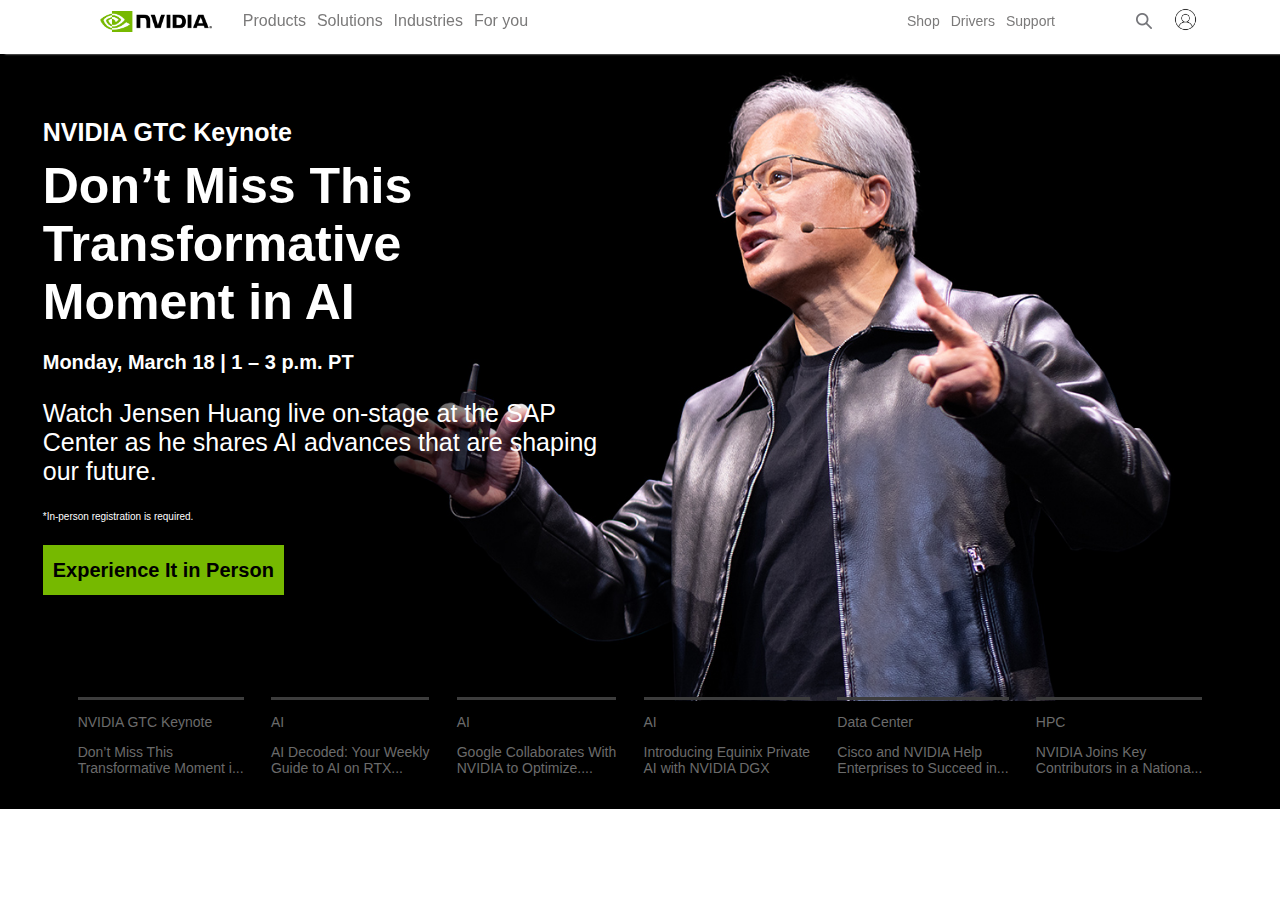
<file: docs/index.html>
<!DOCTYPE html>
<html lang="en">
<head>
    <meta charset="UTF-8">
    <meta name="viewport" content="width=device-width, initial-scale=1.0">
    <title>World Leader in Artificial Intelligence Computing | NVIDIA</title>
    <link rel="icon" href="images/nvidia-fevicon.png">
    <link rel="stylesheet" href="styles/index.css">
</head>
<body>

    <div class="top-bar">
        <div class="top-bar-left">
            <img class="top-bar-logo"src="images/Nvidia_logo-700x133.png" alt="logo">
            <div class="top-bar-left-elements">
                <p>Products</p>
                <p>Solutions</p>
                <p>Industries</p>
                <p>For you</p>
            </div>
        </div>
        
        <div class="top-bar-right">
            <div class="top-bar-right-images">
            </div>
            <div class="top-bar-right-elements">
                <a href="page03.html" style="text-decoration: none; color: rgb(123, 122, 122);"><p>Shop</p></a>
                <p>Drivers</p>
                <p>Support</p>
                <div class="top-bar-right-icons">
                    <img src="images/search icon.png" class="top-bar-search" alt="">
                    <a href="page02.html"><img src="images/user-profile.jpg" class="top-bar-user" alt=""></a>
                </div>
            </div>
        </div>
    </div>

    <div class="intro">
        <div class="intro-top">
            <div class="intro-top-left">
                <div class="intro-top-left-text">
                    <p class="intro-top-left-text-first">NVIDIA GTC Keynote</p>
                    <p class="intro-top-left-text-second">Don’t Miss This <br>
                        Transformative <br>
                        Moment in AI</p>
                    <p class="intro-top-left-text-third">Monday, March 18   |   1 – 3 p.m. PT</p>
                    <p class="intro-top-left-text-fourth">Watch Jensen Huang live on-stage at the SAP <br>Center as he shares AI advances that are shaping <br>our future.</p>
                    <p class="intro-top-left-text-fifth">*In-person registration is required.</p>
                    <button class="intro-top-left-text-button">
                        Experience It in Person
                    </button>
                </div>
            </div>
            <div>

            </div>
        </div>
        <div class="intro-bottom">
            <div class="intro-bottom-1">
                <div class="intro-bottom-bar"> </div>
                <p>NVIDIA GTC Keynote</p>
                <p>Don’t Miss This <br>
                    Transformative
                    Moment i...</p>
            </div>
            <div class="intro-bottom-2">
                <div class="intro-bottom-bar"> </div>
                <p>AI</p>
                <p>AI Decoded: Your Weekly <br> Guide to AI on RTX...</p>
            </div>
            <div class="intro-bottom-3">
                <div class="intro-bottom-bar"> </div>
                <p>AI</p>
                <p>Google Collaborates With <br> NVIDIA to Optimize....</p>
            </div>
            <div class="intro-bottom-4">
                <div class="intro-bottom-bar"> </div>
                <p>AI</p>
                <p>Introducing Equinix Private <br>
                    AI with NVIDIA DGX</p>
            </div>
            <div class="intro-bottom-5">
                <div class="intro-bottom-bar"> </div>
                <p>Data Center</p>
                <p>Cisco and NVIDIA Help <br> Enterprises to Succeed in...</p>
            </div>
            <div class="intro-bottom-6">
                <div class="intro-bottom-bar"> </div>
                <p>HPC</p>
                <p>NVIDIA Joins Key <br> Contributors in a Nationa...</p>
            </div>
        </div>
    </div>
</body>
</html>
</file>
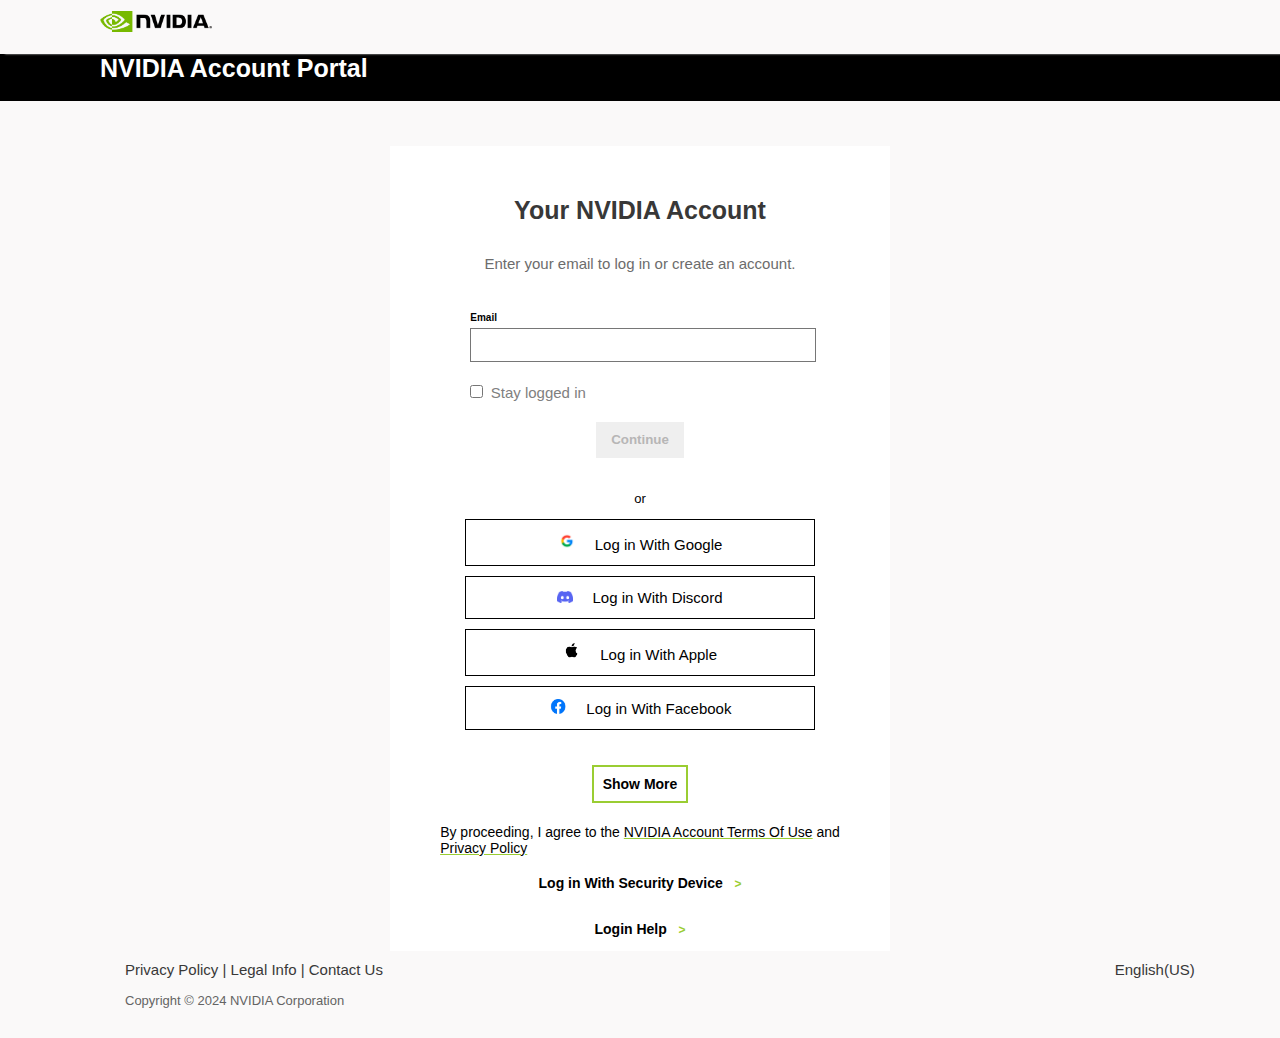
<file: docs/page02.html>
<!DOCTYPE html>
<html lang="en">
<head>
    <meta charset="UTF-8">
    <meta name="viewport" content="width=device-width, initial-scale=1.0">
    <title>Sign in with NVIDIA</title>
    <link rel="stylesheet" href="styles/page02.css">
    <link rel="icon" href="images/nvidia-fevicon.png">
</head>
<body>
    <div class="top-bar">
        <div class="top-bar-left">
            <img class="top-bar-logo"src="images/Nvidia_logo-700x133.png" alt="logo">
        </div>
        <div class="top-bar-right">  
            </div>
        </div>
    </div>

    <div class="account-bar">
        <p class="account-bar-name">NVIDIA Account Portal</p>
    </div>

    <div class="form-div">
        <form action="index.html">
            <p style="font-size: 25px; font-weight: 600; color: rgb(56, 56, 56); margin-top: 50px; margin-bottom: 15px;">
                Your NVIDIA Account
            </p>
            <p style="font-size: 15px; color: rgb(108, 108, 108);">Enter your email to log in or create an account.</p>
            <div style="width: 68%; margin-top: 20px; margin-bottom: 20px;">
                <label for="email" style="font-size: 10px; font-weight: bold;">Email</label> <br>
                <input type="text" name="email" id="email" style="height: 30px; width: 100%; border-style: solid; border-width: 1px; margin-top: 3px; margin-bottom: 20px;"> <br>
                <input type="checkbox" style="margin-left: 0; border-radius: 0;" name="checkit" id="checkit"> 
                <label for="checkit" style="font-size: 15px; color: grey;">Stay logged in</label> <br>
            </div>
            <button class="continue-button" style="height: 36px; padding-left: 15px; padding-right: 15px; font-weight: bold; color: rgb(183, 182, 182); border: none;">Continue</button>
            <div class="or-div" style="margin-top: 20px;">
                <div class="hr"></div>
                <p class="or" style="font-size: small;">or</p> 
                <div class="hr"></div>
            </div>
            <button class="login-with"><img src="images/google-logo.jpg" alt="" style="height: 18px; margin-right: 15px;">
                Log in With Google</button>
            <button class="login-with"><img src="images/discord-logo.png" alt="" style="height: 12px; margin-right: 15px">
                Log in With Discord</button>
            <button class="login-with"><img src="images/apple-logo.png" alt="" style="height: 18px; margin-right: 15px">
                Log in With Apple</button>
            <button class="login-with"><img src="images/facebook-logo.png" alt="" style="height: 15px; margin-right: 15px">
                Log in With Facebook</button>
            <button class="show-more">Show More</button>
            <p style="font-size: 14px;">By proceeding, I agree to the <span style="text-decoration: solid; text-decoration-line: underline; text-decoration-color: yellowgreen;">NVIDIA Account Terms Of Use</span> and <br> <span style="text-decoration: solid; text-decoration-line: underline; text-decoration-color: yellowgreen;">Privacy Policy</span ></p>
            <p style="font-size: 14px; margin: 5px; font-weight: bold;">Log in With Security Device &nbsp; <span style="font-size: 12px; font-weight: bold; color:yellowgreen">&gt;</span></p>
            <p style="font-size: 14px; margin-top: 25px; font-weight: bold;">Login Help &nbsp; <span style="font-size: 12px; font-weight: bold; color:yellowgreen">&gt;</span></p>
        </form>
    </div>
    <p style="font-size: 15px; color:rgb(56, 56, 56); margin-top:10px; margin-left: 125px;">Privacy Policy | Legal Info | Contact Us <span style="display: inline-block; margin-left: 63%;">English(US)</span></p>
    <p style="font-size: 13px; color:rgb(100, 100, 100); margin-top:10px; margin-left: 125px; margin-bottom: 30px;">Copyright © 2024 NVIDIA Corporation</p>
</body>
</html>
</file>
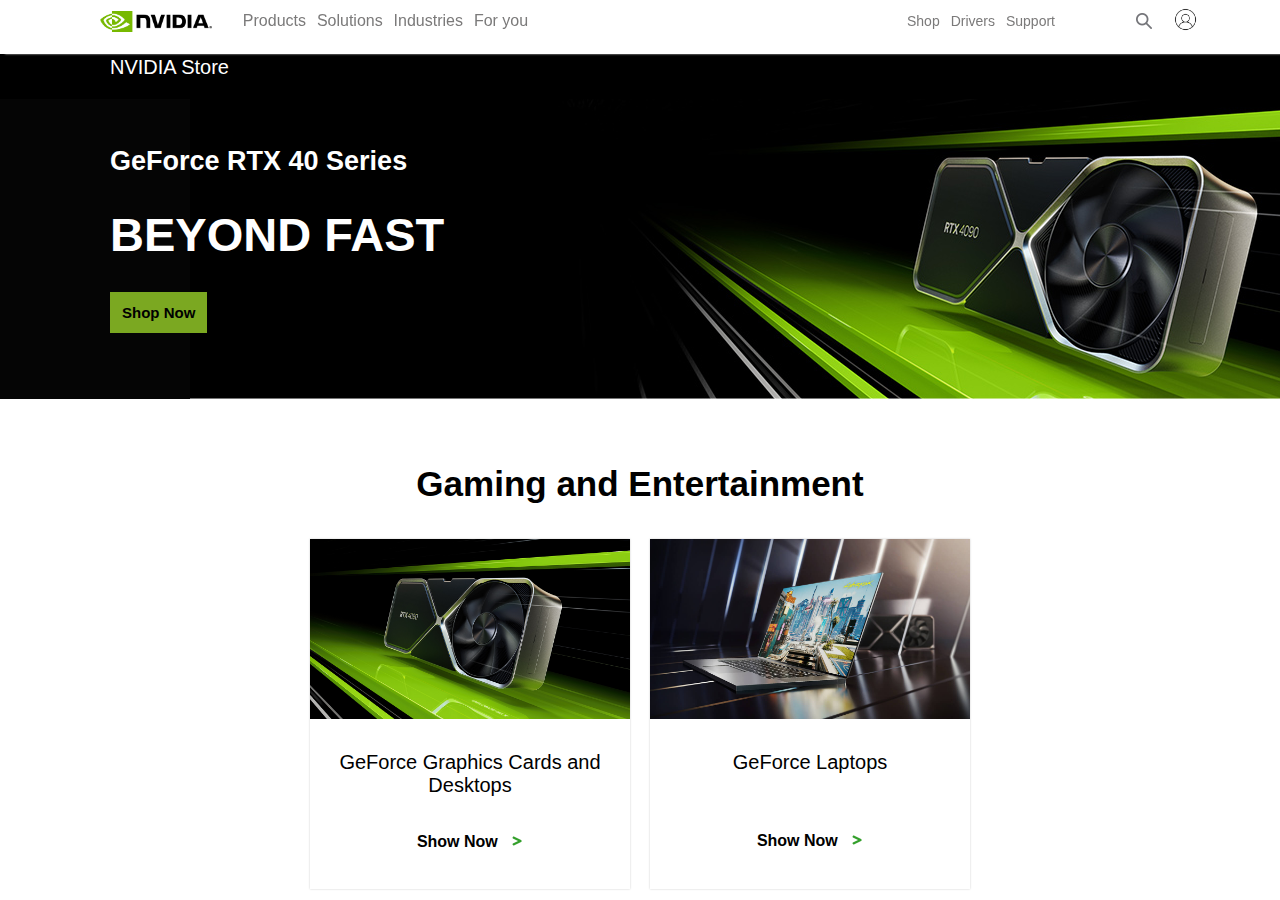
<file: docs/page03.html>
<!DOCTYPE html>
<html lang="en">
<head>
    <meta charset="UTF-8">
    <meta name="viewport" content="width=device-width, initial-scale=1.0">
    <link rel="stylesheet" href="styles/page03.css">
    <title>NVIDIA Store – GeForce RTX 40 Series Graphics Cards, Laptops, Gaming and Entertainment – India</title>
    <link rel="icon" href="images/nvidia-fevicon.png">
</head>
<body>
    <div class="top-bar">
        <div class="top-bar-left">
            <img class="top-bar-logo"src="images/Nvidia_logo-700x133.png" alt="logo">
            <div class="top-bar-left-elements">
                <p>Products</p>
                <p>Solutions</p>
                <p>Industries</p>
                <p>For you</p>
            </div>
        </div>
        <div class="top-bar-right">
            <div class="top-bar-right-images">
            </div>
            <div class="top-bar-right-elements">
                <p>Shop</p>
                <p>Drivers</p>
                <p>Support</p>
                <div class="top-bar-right-icons">
                    <img src="images/search icon.png" class="top-bar-search" alt="">
                    <a href="page02.html"><img src="images/user-profile.jpg" class="top-bar-user" alt=""></a>
                </div>
            </div>
        </div>
    </div>
    <div style="display: flex; align-items: center; background-color: black; margin-top: 2.8%;">
        <p style="color: white; font-size: 20px; margin-left: 110px;">NVIDIA Store</p>
    </div>
    <div class="intro">
        <div class="intro-left" style="color:white">
            <p style="margin: 0; margin-left: 110px; font-size: 27px; font-weight: bolder; margin-top: 47px;">GeForce RTX 40 Series</p>
            <p style="margin: 0; margin-left: 110px; font-size: 47px; font-weight: bolder; margin-top: 30px;">BEYOND FAST</p>
            <button class="shop-now">Shop Now</button>
        </div>
        <div class="intro-right">
        </div>
    </div>
    <div class="main">
        <p class="categories">Gaming and Entertainment</p>
        <div class="item-row">
            <div class="item">
                <div>
                    <img src="images/graphic card image.jpg" alt="" style="max-width: 100%;">
                </div>
                <div style="display: flex; flex-direction: column; align-items: center;">
                    <p style="font-size: 20px; display: inline-block; text-align: center;">GeForce Graphics Cards and Desktops</p>
                    <p style="font-weight: bold; margin-bottom: 10px;">Show Now &nbsp; <svg fill="#34a02c" width="12px" height="12px" viewBox="-64 0 512 512" xmlns="http://www.w3.org/2000/svg" stroke="#34a02c"><g id="SVGRepo_bgCarrier" stroke-width="0"></g><g id="SVGRepo_tracerCarrier" stroke-linecap="round" stroke-linejoin="round"></g><g id="SVGRepo_iconCarrier"><path d="M365.52 209.85L59.22 67.01c-16.06-7.49-35.15-.54-42.64 15.52L3.01 111.61c-7.49 16.06-.54 35.15 15.52 42.64L236.96 256.1 18.49 357.99C2.47 365.46-4.46 384.5 3.01 400.52l13.52 29C24 445.54 43.04 452.47 59.06 445l306.47-142.91a32.003 32.003 0 0 0 18.48-29v-34.23c-.01-12.45-7.21-23.76-18.49-29.01z"></path></g></svg></p>
                </div>
            </div>
            <div class="item">
                <div>
                    <img src="images/geforce laptop image.jpg" alt="" style="max-width: 100%;">
                </div>
                <div style="display: flex; flex-direction: column; align-items: center;">
                    <p style="font-size: 20px; display: inline-block; text-align: center;">GeForce Laptops</p>
                    <p style="font-weight: bold; margin-top: 38px;">Show Now &nbsp; <svg fill="#34a02c" width="12px" height="12px" viewBox="-64 0 512 512" xmlns="http://www.w3.org/2000/svg" stroke="#34a02c"><g id="SVGRepo_bgCarrier" stroke-width="0"></g><g id="SVGRepo_tracerCarrier" stroke-linecap="round" stroke-linejoin="round"></g><g id="SVGRepo_iconCarrier"><path d="M365.52 209.85L59.22 67.01c-16.06-7.49-35.15-.54-42.64 15.52L3.01 111.61c-7.49 16.06-.54 35.15 15.52 42.64L236.96 256.1 18.49 357.99C2.47 365.46-4.46 384.5 3.01 400.52l13.52 29C24 445.54 43.04 452.47 59.06 445l306.47-142.91a32.003 32.003 0 0 0 18.48-29v-34.23c-.01-12.45-7.21-23.76-18.49-29.01z"></path></g></svg></p>
                </div>
            </div>
        </div>
    </div>
</body>
</html>
</file>
<file: docs/styles/index.css>
body {
    margin: 0;
    padding: 0;
}
.top-bar {
    position: fixed;
    top: 0;
    left: 0;
    height: 6%;
    width: 100%;
    display: grid;
    grid-template-columns: 50% 50%;
    color: rgb(123, 122, 122);
    box-shadow: 5px 0px 2px 0px rgb(211, 210, 210); 
    background-color: white;
}

.top-bar-left{
    display: flex;
    flex-direction: row;
    height: 32%;
    align-items: center;
}

.top-bar-right {
    height: 32%;
    display: flex;
    flex-direction: row-reverse;
    align-items: center;
}

.top-bar-logo {
    height: 50%;
    margin-left: 100px;
    margin-right: 20px;
}

.top-bar-left-elements {
    display: flex;
    flex-direction: row;
    width: 48%;
    justify-content: space-evenly;
    font-size: 16px;
    font-family: Arial, Helvetica, sans-serif;
}

.top-bar-right-elements
{
    display: flex;
    flex-direction: row;
    width: 60%;
    justify-content: space-evenly;
    font-size: 14px;
    font-family: Arial, Helvetica, sans-serif;
    align-items: center;
}
/* p.top-bar-left-elements {
    display: inline-block;
} */
.top-bar-right-icons {
    display: flex;
    align-items: center;
    margin-right: 70px;
    margin-left: 70px;
}
.top-bar-search {
    height: 16px;
    opacity: 0.56;
}

.top-bar-user {
    margin-left: 20px;
    height: 27px;
    opacity: 0.85;
}

.intro {
    height: 773px;
    background-color: rgb(0, 0, 0);
    margin-top: 2.8%;
    margin-left: 0;
    margin-right: 0;
    padding: 0;
    border: 0;
    background-image: url("intro-background.jpg");
    background-position-y: 10px;
    background-position-x: -560px;
    background-repeat: no-repeat;
    background-size: 170%;
    display: grid;
    grid-template-rows: 83% auto;
    
}

.intro-top {
    /* background-color: aqua; */
    display: grid;
    grid-template-columns: 50% auto;
}

.intro-bottom {
    /* background-color: bisque; */
    display: flex;
    justify-content: space-around;
    align-items: center;
    width: 90%;
    padding-left: 5%;
    color:#6b6b6b;
    font-family: Arial, Helvetica, sans-serif;
    font-size: 14px;
}

.intro-top-left {
    /* background-color: blueviolet; */
    font-family:Arial, Helvetica, sans-serif;
    font-size: 20px;
    color: white;
    display: flex;
    align-items: center;
    justify-content: space-around;
}

.intro-top-left-text-first {
    font-size: 25px;
    font-weight: bolder;
    margin: 0;
    padding: 0;
}

.intro-top-left-text-second {
    font-size: 50px;
    font-weight: bolder;
    margin-top: 10px;
    margin-bottom: 10px;
}

.intro-top-left-text-third {
    font-size: 20px;
    font-weight: bolder;
}

.intro-top-left-text-fourth {
    font-size: 25px;
}

.intro-top-left-text-fifth {
    font-size: 10px;
    margin-top: 23px;
    margin-bottom: 23px;
}

.intro-top-left-text-button {
    border: none;
    height: 50px;
    font-size: 20px;
    padding-left: 10px;
    padding-right: 10px;
    background-color: #76B900;
    font-weight: 550;
}

.intro-bottom-bar {
    height: 3px;
    background-color: #3D3D3D;
    color: #3D3D3D;
}

.intro-bottom-1:hover, .intro-bottom-2:hover, .intro-bottom-3:hover, .intro-bottom-4:hover, .intro-bottom-5:hover, .intro-bottom-6:hover  {
    color: white;
    cursor: pointer;
}
</file>
<file: docs/styles/page02.css>
body {
    margin: 0;
    padding: 0;
    background-color: rgb(250, 249, 249);
    font-family: Arial, Helvetica, sans-serif;
}
.top-bar {
    position: fixed;
    top: 0;
    left: 0;
    height: 6%;
    width: 100%;
    display: grid;
    grid-template-columns: 50% 50%;
    color: rgb(123, 122, 122);
    box-shadow: 5px 0px 2px 0px rgb(211, 210, 210); 
    background-color: rgb(250, 249, 249);
}

.top-bar-left{
    display: flex;
    flex-direction: row;
    height: 32%;
    align-items: center;
}

.top-bar-right {
    height: 32%;
    display: flex;
    flex-direction: row-reverse;
    align-items: center;
}

.top-bar-logo {
    height: 50%;
    margin-left: 100px;
    margin-right: 20px;
}

.top-bar-left-elements {
    display: flex;
    flex-direction: row;
    width: 48%;
    justify-content: space-evenly;
    font-size: 16px;
    font-family: Arial, Helvetica, sans-serif;
}

.account-bar {
    margin-top: 2.8%;
    color: white;
    background-color: black;
    height: 65px;
    display: flex;
    align-items: center;
}
.account-bar-name {
    margin-left: 100px;
    font-family:Arial, Helvetica, sans-serif;
    font-size: 25px;
    font-weight: bold;
}

.form-div {
    display: flex;
    justify-content: center;
    background-color: rgb(250, 249, 249);
}

form {
    margin-top: 45px;
    display: flex;
    flex-direction: column;
    align-items: center;
    width: 39%;
    background-color: white;
    border: none;
    font-family: Arial, Helvetica, sans-serif;
}


.or-div {
    display: flex;
    align-items: center;
}

.hr
{
    height: 1px;
    color: black;
}

.or {
    display: inline-block;
}

.login-with {
    display: block;
    width: 30%;
}

.login-with 
{
    width: 70%;
    margin-bottom: 10px;
    background-color: white;
    font-size: 15px;
    padding-top: 12px;
    padding-bottom: 12px;
    border-style: solid;
    border-width: 1px;
    border-color: black;
    color: black;
    font-weight: 400;
}

.show-more {
    margin-top: 25px;
    padding: 9px;
    font-size: 14px;
    font-weight: bold;
    border-style: solid;
    background-color: white;
    border-color: yellowgreen;
    margin-bottom: 7px;
}
</file>
<file: docs/styles/page03.css>
body {
    margin: 0;
    padding: 0;
    font-family: Arial, Helvetica, sans-serif;
}
.top-bar {
    position: fixed;
    top: 0;
    left: 0;
    height: 6%;
    width: 100%;
    display: grid;
    grid-template-columns: 50% 50%;
    color: rgb(123, 122, 122);
    box-shadow: 5px 0px 2px 0px rgb(211, 210, 210); 
    background-color: white;
}

.top-bar-left{
    display: flex;
    flex-direction: row;
    height: 32%;
    align-items: center;
}

.top-bar-right {
    height: 32%;
    display: flex;
    flex-direction: row-reverse;
    align-items: center;
}

.top-bar-logo {
    height: 50%;
    margin-left: 100px;
    margin-right: 20px;
}

.top-bar-left-elements {
    display: flex;
    flex-direction: row;
    width: 48%;
    justify-content: space-evenly;
    font-size: 16px;
    font-family: Arial, Helvetica, sans-serif;
}

.top-bar-right-elements
{
    display: flex;
    flex-direction: row;
    width: 60%;
    justify-content: space-evenly;
    font-size: 14px;
    font-family: Arial, Helvetica, sans-serif;
    align-items: center;
}
/* p.top-bar-left-elements {
    display: inline-block;
} */
.top-bar-right-icons {
    display: flex;
    align-items: center;
    margin-right: 70px;
    margin-left: 70px;
}
.top-bar-search {
    height: 16px;
    opacity: 0.56;
}

.top-bar-user {
    margin-left: 20px;
    height: 27px;
    opacity: 0.85;
}

.intro {
    height: 300px;
    background-image: url("nvidia-driver-page3.jpg");
    background-color: rgb(5, 5, 5);
    background-repeat: no-repeat;
    background-position-x: 190px;
    display: grid;
    grid-template-columns: 35% auto;
}

.shop-now {
    background-color: rgb(123, 168, 33);
    border: none;
    border-radius: 0;
    padding: 12px;
    font-size: 15px;
    font-weight: bold;
    margin-left: 110px;
    margin-top: 30px;
}

.main {
    display: flex;
    flex-direction: column;
    align-items: center;
}

.categories {
    margin-top: 65px;
    font-size: 35px;
    font-weight: bolder;
}

.item-row {
    display: flex;
    flex-direction: row;
    justify-content: center;
    gap: 20px;
}

.item {
    height: 350px;
    width: 320px;
    display: grid;
    grid-template-rows: 55% auto;
    box-shadow: 0px 0px 2px 0 rgba(5, 5, 5, 0.2);
}
</file>
